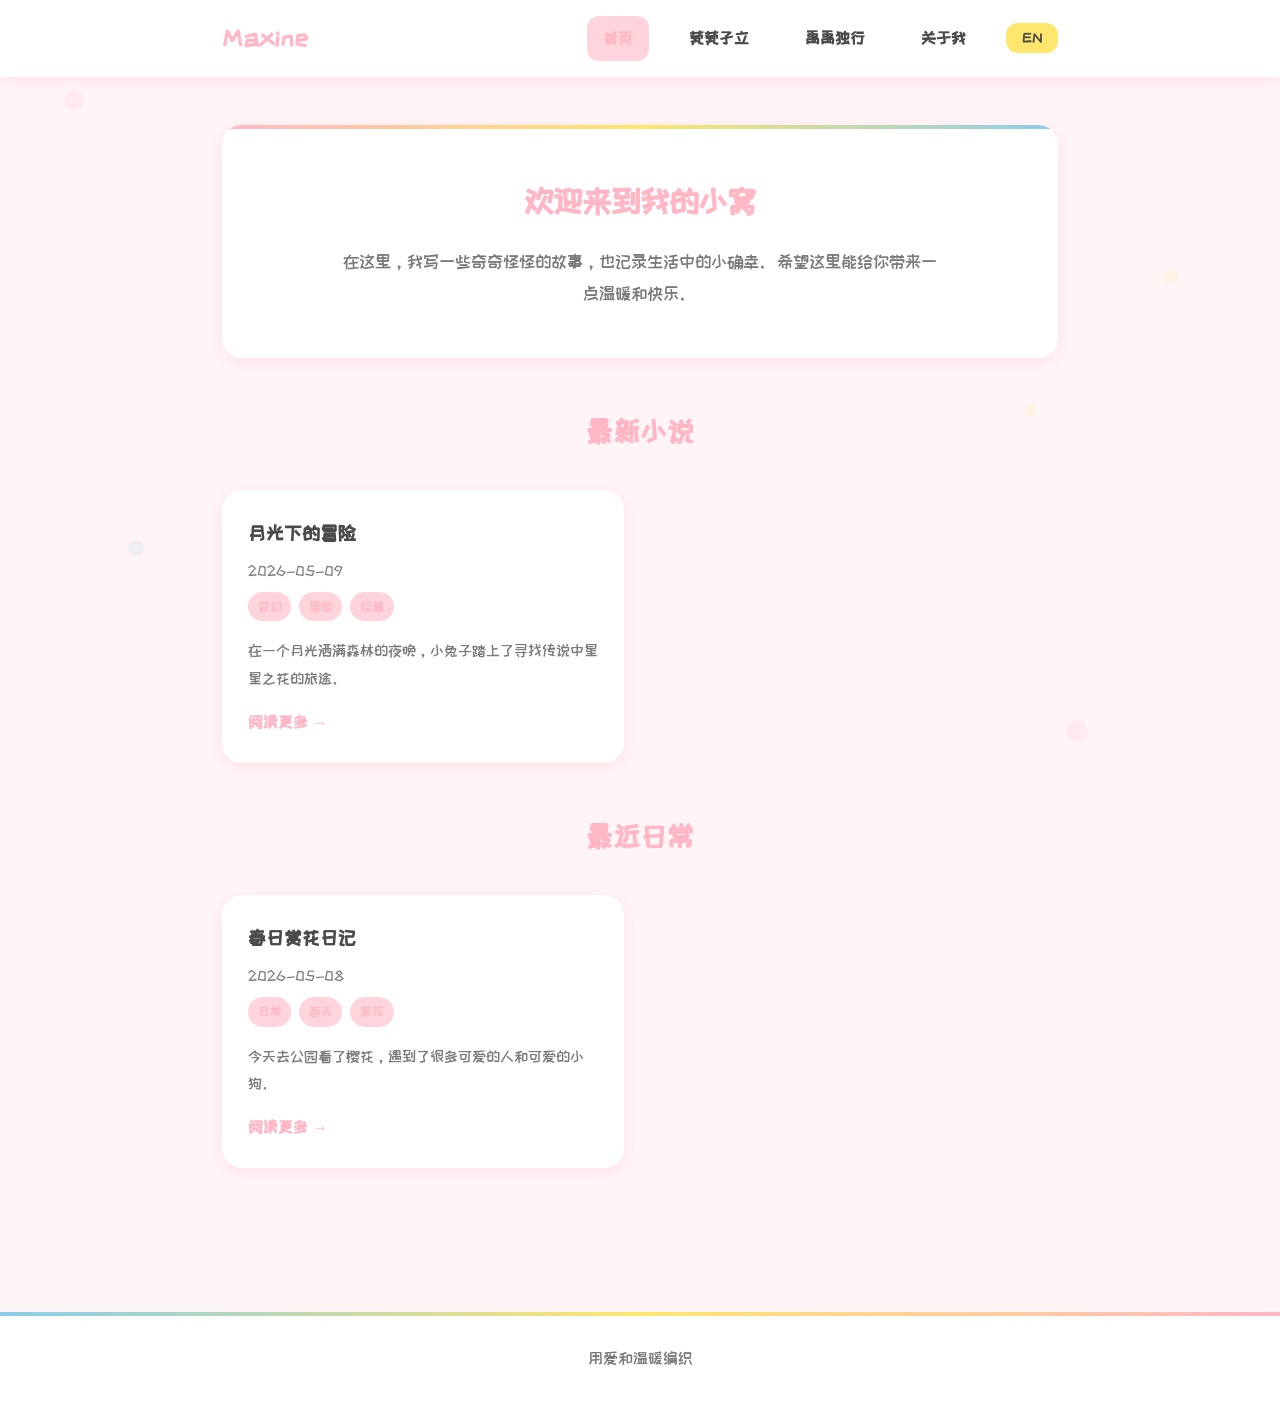
<file: index.html>
<!DOCTYPE html>
<html lang="zh">
<head>
  <meta charset="UTF-8">
  <meta name="viewport" content="width=device-width, initial-scale=1.0">
  <title>Maxine</title>
  <link rel="icon" href="data:image/svg+xml,<svg xmlns='http://www.w3.org/2000/svg' viewBox='0 0 100 100'><circle cx='50' cy='50' r='45' fill='%23FFB7C5'/><circle cx='38' cy='45' r='5' fill='white'/><circle cx='62' cy='45' r='5' fill='white'/></svg>">
  <link rel="stylesheet" href="css/style.css">
</head>
<body>
  <!-- Floating Decorations -->
  <div class="decorations">
    <span class="decoration deco-circle"></span>
    <span class="decoration deco-circle"></span>
    <span class="decoration deco-circle"></span>
    <span class="decoration deco-circle"></span>
    <span class="decoration deco-circle"></span>
  </div>

  <!-- Header -->
  <header>
    <div class="container">
      <a href="index.html" class="logo">
        <span data-i18n="site.name">Maxine</span>
      </a>
      <nav>
        <a href="index.html" class="active" data-i18n="nav.home">首页</a>
        <a href="novels.html" data-i18n="nav.novels">小说</a>
        <a href="life.html" data-i18n="nav.life">日常</a>
        <a href="about.html" data-i18n="nav.about">关于我</a>
        <button class="lang-toggle" onclick="toggleLang()" data-i18n="common.langToggle">EN</button>
      </nav>
    </div>
  </header>

  <!-- Main Content -->
  <main>
    <!-- Hero -->
    <section class="hero">
      <h1 data-i18n="home.welcome">欢迎来到我的小窝</h1>
      <p data-i18n="home.intro">在这里，我写一些奇奇怪怪的故事，也记录生活中的小确幸。希望这里能给你带来一点温暖和快乐。</p>
    </section>

    <!-- Latest Novels -->
    <section>
      <div class="section-title">
        <h2><span data-i18n="home.latestNovel">最新小说</span></h2>
      </div>
      <div id="latest-novels" class="card-grid">
        <!-- Loaded dynamically -->
      </div>
    </section>

    <!-- Latest Life -->
    <section>
      <div class="section-title">
        <h2><span data-i18n="home.latestLife">最近日常</span></h2>
      </div>
      <div id="latest-life" class="card-grid">
        <!-- Loaded dynamically -->
      </div>
    </section>
  </main>

  <!-- Footer -->
  <footer>
    <p data-i18n="footer.copyright">用爱和温暖编织</p>
  </footer>

  <!-- Back to Top -->
  <button class="back-to-top" onclick="window.scrollTo({top: 0})" title="回到顶部">↑</button>

  <script src="js/main.js"></script>
</body>
</html>
</file>
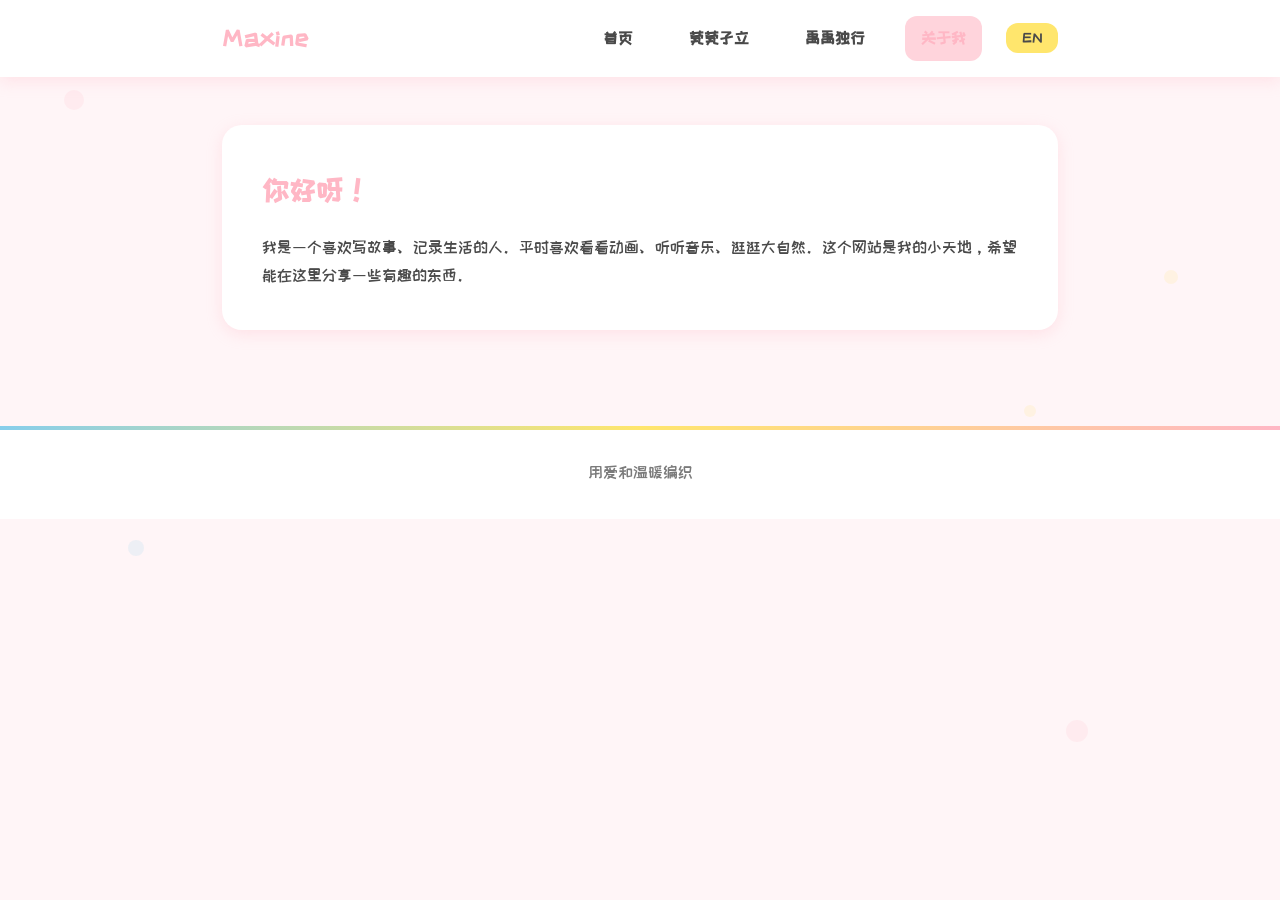
<file: about.html>
<!DOCTYPE html>
<html lang="zh">
<head>
  <meta charset="UTF-8">
  <meta name="viewport" content="width=device-width, initial-scale=1.0">
  <title data-i18n="about.title">关于我 | Maxine</title>
  <link rel="icon" href="data:image/svg+xml,<svg xmlns='http://www.w3.org/2000/svg' viewBox='0 0 100 100'><circle cx='50' cy='50' r='45' fill='%23FFB7C5'/><circle cx='38' cy='45' r='5' fill='white'/><circle cx='62' cy='45' r='5' fill='white'/></svg>">
  <link rel="stylesheet" href="css/style.css">
</head>
<body>
  <!-- Floating Decorations -->
  <div class="decorations">
    <span class="decoration deco-circle"></span>
    <span class="decoration deco-circle"></span>
    <span class="decoration deco-circle"></span>
    <span class="decoration deco-circle"></span>
    <span class="decoration deco-circle"></span>
  </div>

  <!-- Header -->
  <header>
    <div class="container">
      <a href="index.html" class="logo">
        <span data-i18n="site.name">Maxine</span>
      </a>
      <nav>
        <a href="index.html" data-i18n="nav.home">首页</a>
        <a href="novels.html" data-i18n="nav.novels">小说</a>
        <a href="life.html" data-i18n="nav.life">日常</a>
        <a href="about.html" class="active" data-i18n="nav.about">关于我</a>
        <button class="lang-toggle" onclick="toggleLang()" data-i18n="common.langToggle">EN</button>
      </nav>
    </div>
  </header>

  <!-- Main Content -->
  <main>
    <div class="about-content">
      <div class="about-text">
        <h1 data-i18n="about.greeting">你好呀！</h1>
        <p data-i18n="about.description">我是一个喜欢写故事、记录生活的人。平时喜欢看看动画、听听音乐、逛逛大自然。这个网站是我的小天地，希望能在这里分享一些有趣的东西。</p>
      </div>
    </div>
  </main>

  <!-- Footer -->
  <footer>
    <p data-i18n="footer.copyright">用爱和温暖编织</p>
  </footer>

  <!-- Back to Top -->
  <button class="back-to-top" onclick="window.scrollTo({top: 0})" title="回到顶部">↑</button>

  <script src="js/main.js"></script>
</body>
</html>
</file>
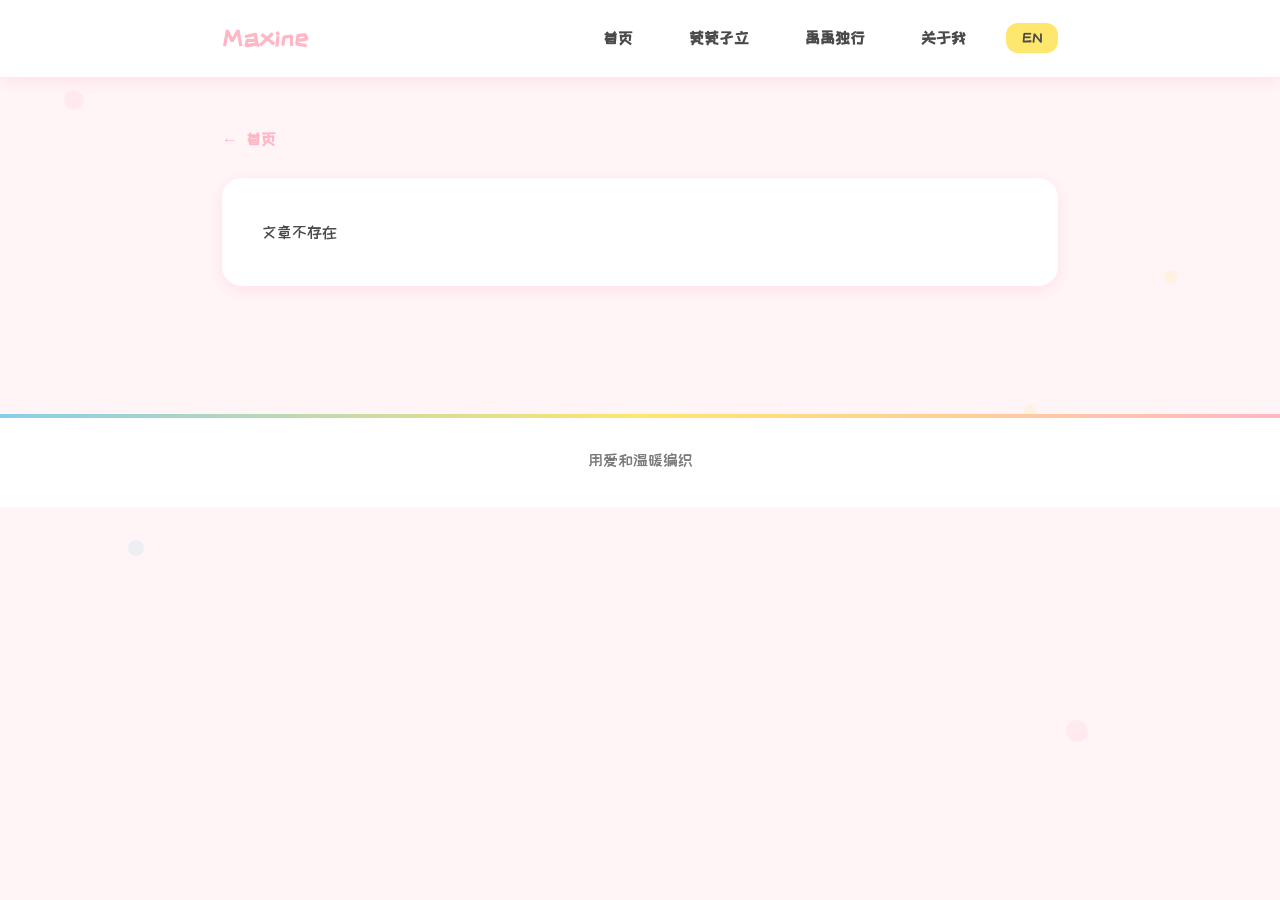
<file: article.html>
<!DOCTYPE html>
<html lang="zh">
<head>
  <meta charset="UTF-8">
  <meta name="viewport" content="width=device-width, initial-scale=1.0">
  <title>文章 | Maxine</title>
  <link rel="icon" href="data:image/svg+xml,<svg xmlns='http://www.w3.org/2000/svg' viewBox='0 0 100 100'><circle cx='50' cy='50' r='45' fill='%23FFB7C5'/><circle cx='38' cy='45' r='5' fill='white'/><circle cx='62' cy='45' r='5' fill='white'/></svg>">
  <link rel="stylesheet" href="css/style.css">
  <style>
    .back-nav { display: inline-flex; align-items: center; gap: 0.5rem; margin-bottom: 1.5rem; color: var(--pink); font-weight: 600; }
    .back-nav:hover { gap: 0.8rem; }
  </style>
</head>
<body>
  <div class="decorations">
    <span class="decoration deco-circle"></span>
    <span class="decoration deco-circle"></span>
    <span class="decoration deco-circle"></span>
    <span class="decoration deco-circle"></span>
    <span class="decoration deco-circle"></span>
  </div>

  <header>
    <div class="container">
      <a href="index.html" class="logo">
        <span data-i18n="site.name">Maxine</span>
      </a>
      <nav>
        <a href="index.html" data-i18n="nav.home">首页</a>
        <a href="novels.html" data-i18n="nav.novels">小说</a>
        <a href="life.html" data-i18n="nav.life">日常</a>
        <a href="about.html" data-i18n="nav.about">关于我</a>
        <button class="lang-toggle" onclick="toggleLang()" data-i18n="common.langToggle">EN</button>
      </nav>
    </div>
  </header>

  <main>
    <a href="javascript:history.back()" class="back-nav">← <span data-i18n="nav.home">返回</span></a>
    <article class="article" id="article-content">
      <div class="loading">加载中</div>
    </article>
  </main>

  <footer>
    <p data-i18n="footer.copyright">用爱和温暖编织</p>
  </footer>

  <button class="back-to-top" onclick="window.scrollTo({top: 0})" title="回到顶部">↑</button>

  <script src="js/marked.min.js"></script>
  <script>
    document.addEventListener('DOMContentLoaded', async () => {
      const params = new URLSearchParams(window.location.search);
      const file = params.get('file');
      const type = params.get('type') || 'novels';

      if (!file) {
        document.getElementById('article-content').innerHTML = '<p>文章不存在</p>';
        return;
      }

      try {
        const res = await fetch(`content/${type}/${file}`);
        const text = await res.text();
        const parsed = parseMarkdown(text);

        if (!parsed) {
          document.getElementById('article-content').innerHTML = '<p>无法解析文章内容</p>';
          return;
        }

        const title = parsed.title;
        const html = marked.parse(parsed.content || '');

        document.getElementById('article-content').innerHTML = `
          <h1>${title}</h1>
          <div class="meta">
            <span>${parsed.date}</span>
            ${parsed.tags.length ? `<span>${parsed.tags.map(t => `<span class="tag">${t}</span>`).join(' ')}</span>` : ''}
          </div>
          <div class="content">${html}</div>
        `;

        document.title = `${title} | Maxine`;
      } catch (e) {
        document.getElementById('article-content').innerHTML = '<p>文章加载失败</p>';
      }
    });

    function parseMarkdown(text) {
      const match = text.match(/^---\n([\s\S]*?)\n---\n([\s\S]*)$/);
      if (!match) return null;
      const frontmatter = {};
      match[1].split('\n').forEach(line => {
        const [key, ...rest] = line.split(':');
        if (key && rest.length) frontmatter[key.trim()] = rest.join(':').trim().replace(/^["']|["']$/g, '');
      });
      return {
        title: frontmatter.title || frontmatter['标题'] || 'Untitled',
        date: frontmatter.date || frontmatter['日期'] || '',
        tags: (frontmatter.tags || frontmatter['标签'] || '').split(',').map(t => t.trim()).filter(Boolean),
        content: match[2]
      };
    }
  </script>
  <script src="js/main.js"></script>
</body>
</html>
</file>
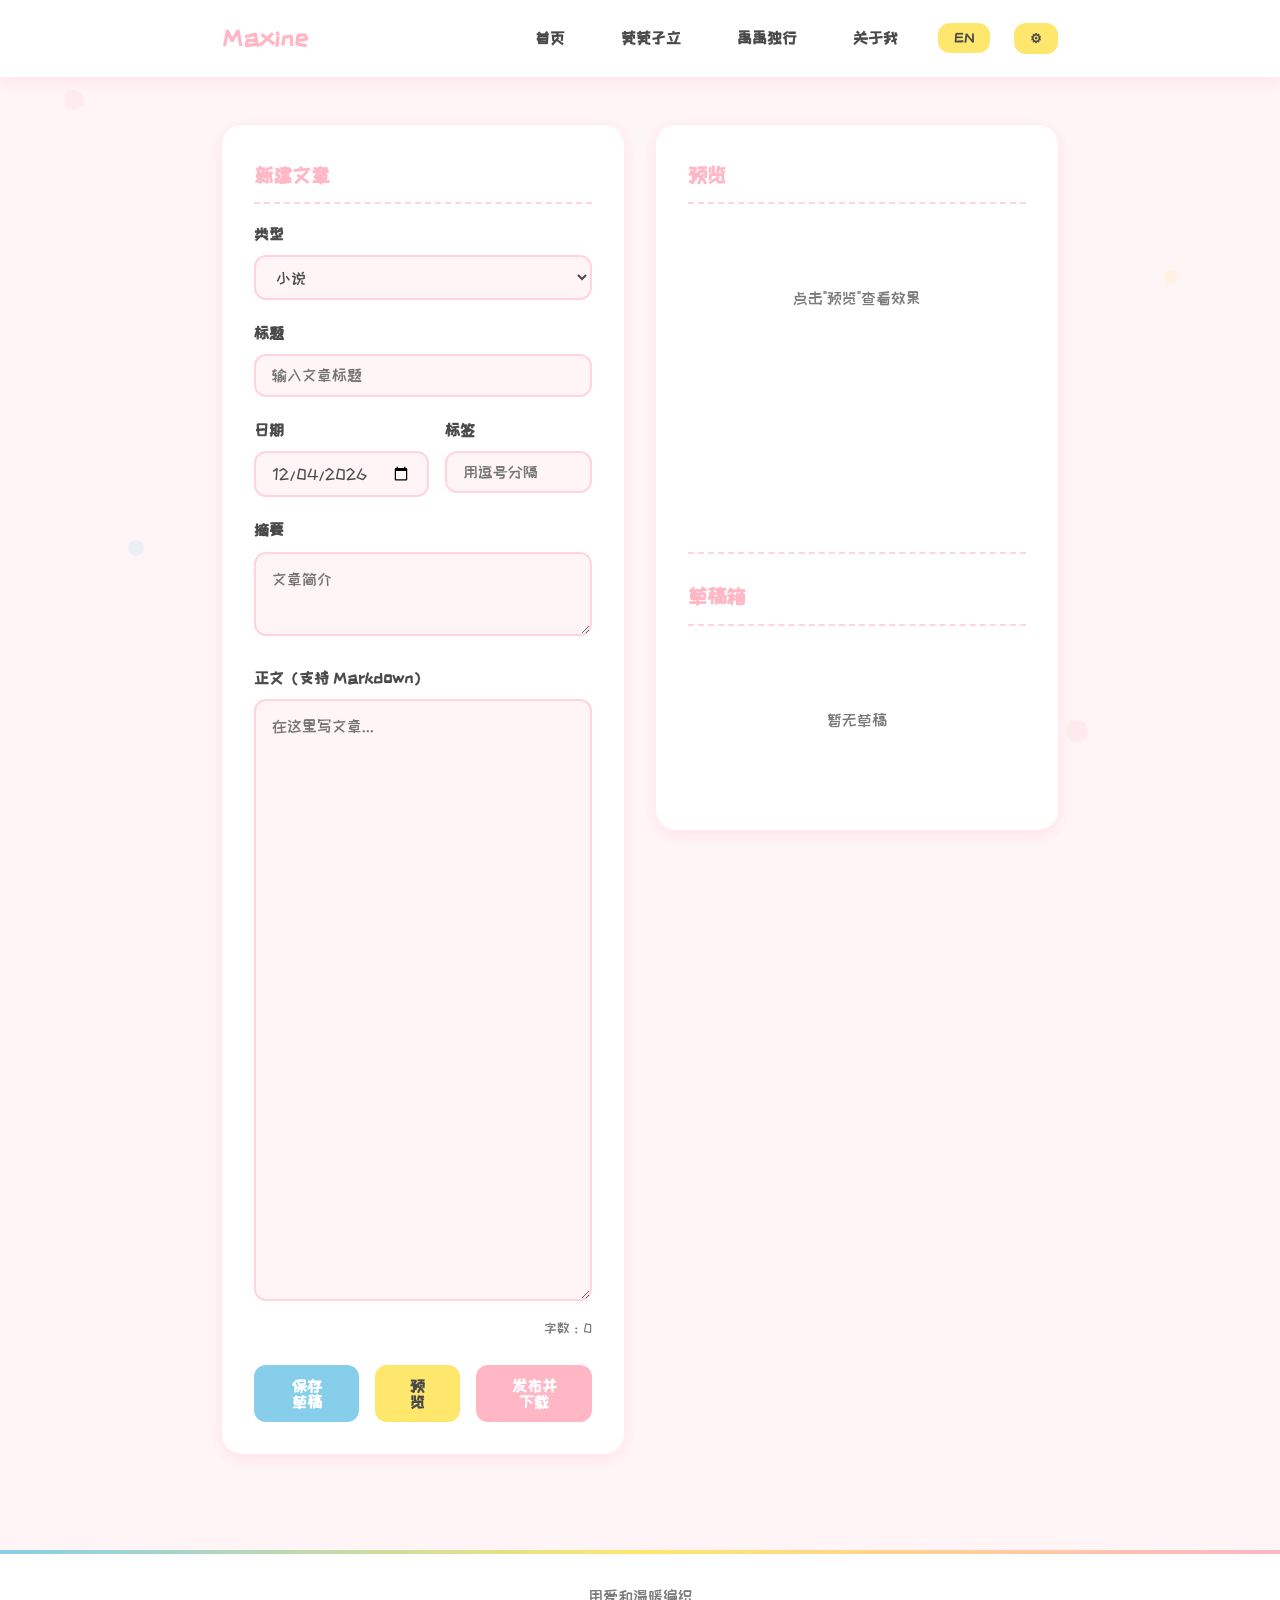
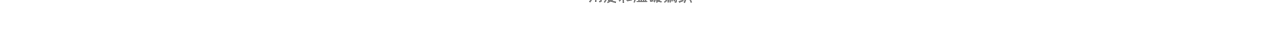
<file: editor.html>
<!DOCTYPE html>
<html lang="zh">
<head>
  <meta charset="UTF-8">
  <meta name="viewport" content="width=device-width, initial-scale=1.0">
  <title>新建文章 | Maxine</title>
  <link rel="icon" href="data:image/svg+xml,<svg xmlns='http://www.w3.org/2000/svg' viewBox='0 0 100 100'><circle cx='50' cy='50' r='45' fill='%23FFB7C5'/></svg>">
  <link rel="stylesheet" href="css/style.css">
  <link rel="stylesheet" href="css/editor.css">
</head>
<body>
  <div class="decorations">
    <span class="decoration deco-circle"></span>
    <span class="decoration deco-circle"></span>
    <span class="decoration deco-circle"></span>
    <span class="decoration deco-circle"></span>
    <span class="decoration deco-circle"></span>
  </div>

  <header>
    <div class="container">
      <a href="index.html" class="logo">
        <span data-i18n="site.name">Maxine</span>
      </a>
      <nav>
        <a href="index.html" data-i18n="nav.home">首页</a>
        <a href="novels.html" data-i18n="nav.novels">小说</a>
        <a href="life.html" data-i18n="nav.life">日常</a>
        <a href="about.html" data-i18n="nav.about">关于我</a>
        <button class="lang-toggle" onclick="toggleLang()" data-i18n="common.langToggle">EN</button>
        <button class="lang-toggle" onclick="openSettings()" title="设置">⚙</button>
      </nav>
    </div>
  </header>

  <!-- Settings Modal -->
  <div id="settings-modal" class="modal" style="display:none;">
    <div class="modal-content">
      <h3>设置</h3>
      <p style="font-size:0.9rem;color:var(--text-light);margin-bottom:1rem;">
        配置 GitHub Token 后，发布按钮会直接将文章推送到仓库，Vercel 自动部署上线。<br>
        创建 Token：<a href="https://github.com/settings/tokens/new" target="_blank">GitHub → Generate new token (Fine-grained)</a>，勾选此仓库的读写权限。
      </p>
      <div class="form-group">
        <label for="gh-token-input">GitHub Token</label>
        <input type="password" id="gh-token-input" placeholder="ghp_xxxx 或 github_pat_xxxx">
      </div>
      <div class="editor-actions">
        <button class="btn btn-preview" onclick="saveToken()">保存</button>
        <button class="btn btn-publish" onclick="closeSettings()">关闭</button>
      </div>
    </div>
  </div>

  <main>
    <div class="editor-layout">
      <!-- Left: Editor -->
      <div class="editor-panel">
        <h2 class="panel-title">新建文章</h2>

        <div class="form-group">
          <label for="post-type">类型</label>
          <select id="post-type">
            <option value="novels">小说</option>
            <option value="life">日常</option>
          </select>
        </div>

        <div class="form-group">
          <label for="post-title">标题</label>
          <input type="text" id="post-title" placeholder="输入文章标题">
        </div>

        <div class="form-row">
          <div class="form-group">
            <label for="post-date">日期</label>
            <input type="date" id="post-date">
          </div>
          <div class="form-group">
            <label for="post-tags">标签</label>
            <input type="text" id="post-tags" placeholder="用逗号分隔">
          </div>
        </div>

        <div class="form-group">
          <label for="post-excerpt">摘要</label>
          <textarea id="post-excerpt" rows="2" placeholder="文章简介"></textarea>
        </div>

        <div class="form-group">
          <label for="post-content">正文（支持 Markdown）</label>
          <textarea id="post-content" rows="20" placeholder="在这里写文章..."></textarea>
          <div id="word-count" class="word-count">字数：0</div>
        </div>

        <div class="editor-actions">
          <button class="btn btn-draft" onclick="saveDraft()">保存草稿</button>
          <button class="btn btn-preview" onclick="previewPost()">预览</button>
          <button class="btn btn-publish" onclick="publishPost()">发布并下载</button>
        </div>
      </div>

      <!-- Right: Preview -->
      <div class="preview-panel">
        <h2 class="panel-title">预览</h2>
        <div id="preview-content" class="preview-content">
          <p class="preview-placeholder">点击"预览"查看效果</p>
        </div>
        <!-- Drafts -->
        <div class="drafts-section">
          <h2 class="panel-title">草稿箱</h2>
          <div id="drafts-list" class="drafts-list">
            <p class="preview-placeholder">暂无草稿</p>
          </div>
        </div>
      </div>
    </div>
  </main>

  <footer>
    <p data-i18n="footer.copyright">用爱和温暖编织</p>
  </footer>

  <button class="back-to-top" onclick="window.scrollTo({top: 0})" title="回到顶部">↑</button>

  <script src="js/marked.min.js"></script>
  <script src="js/main.js"></script>
  <script src="js/editor.js"></script>
</body>
</html>
</file>
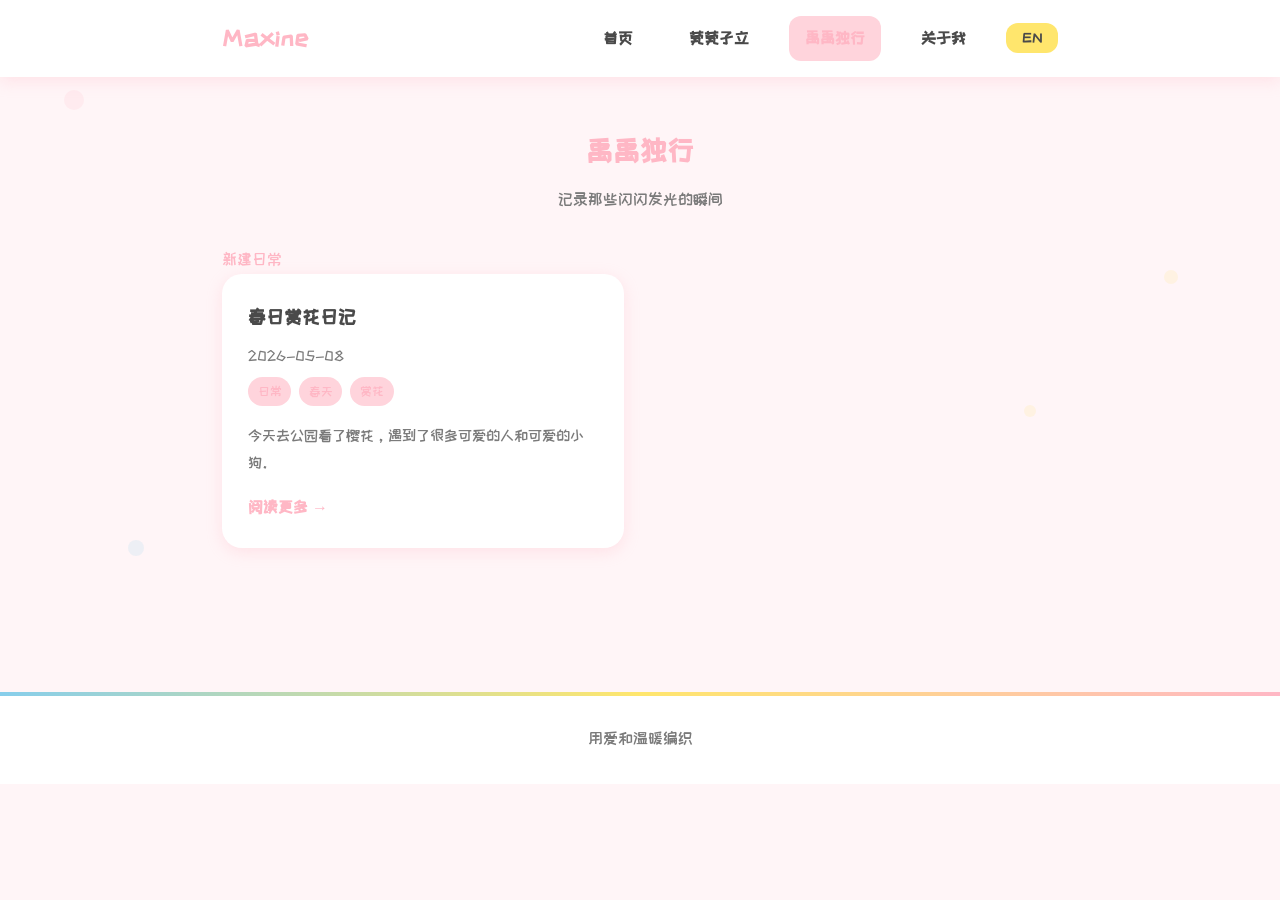
<file: life.html>
<!DOCTYPE html>
<html lang="zh">
<head>
  <meta charset="UTF-8">
  <meta name="viewport" content="width=device-width, initial-scale=1.0">
  <title data-i18n="life.title">禹禹独行 | Maxine</title>
  <link rel="icon" href="data:image/svg+xml,<svg xmlns='http://www.w3.org/2000/svg' viewBox='0 0 100 100'><circle cx='50' cy='50' r='45' fill='%23FFB7C5'/><circle cx='38' cy='45' r='5' fill='white'/><circle cx='62' cy='45' r='5' fill='white'/></svg>">
  <link rel="stylesheet" href="css/style.css">
</head>
<body>
  <!-- Floating Decorations -->
  <div class="decorations">
    <span class="decoration deco-circle"></span>
    <span class="decoration deco-circle"></span>
    <span class="decoration deco-circle"></span>
    <span class="decoration deco-circle"></span>
    <span class="decoration deco-circle"></span>
  </div>

  <!-- Header -->
  <header>
    <div class="container">
      <a href="index.html" class="logo">
        <span data-i18n="site.name">Maxine</span>
      </a>
      <nav>
        <a href="index.html" data-i18n="nav.home">首页</a>
        <a href="novels.html" data-i18n="nav.novels">小说</a>
        <a href="life.html" class="active" data-i18n="nav.life">日常</a>
        <a href="about.html" data-i18n="nav.about">关于我</a>
        <button class="lang-toggle" onclick="toggleLang()" data-i18n="common.langToggle">EN</button>
      </nav>
    </div>
  </header>

  <!-- Main Content -->
  <main>
    <div class="section-title">
      <h2><span data-i18n="life.title">生活日常</span></h2>
      <p data-i18n="life.subtitle">记录那些闪闪发光的瞬间</p>
    </div>

    <!-- New Post Button -->
    <div class="page-actions">
      <a href="editor.html?type=life" class="btn-new-post">新建日常</a>
    </div>

    <!-- Life Cards -->
    <div id="life-list" class="card-grid">
      <!-- Loaded dynamically -->
    </div>

    <!-- Empty State -->
    <div id="life-empty" class="empty-state" style="display: none;">
      <svg class="empty-icon" viewBox="0 0 80 80" width="80" height="80">
        <circle cx="40" cy="35" r="20" fill="none" stroke="#FFB7C5" stroke-width="2"/>
        <circle cx="35" cy="32" r="2" fill="#FFB7C5"/>
        <circle cx="45" cy="32" r="2" fill="#FFB7C5"/>
        <path d="M35 40 Q40 44 45 40" stroke="#FFB7C5" stroke-width="1.5" fill="none" stroke-linecap="round"/>
        <line x1="40" y1="55" x2="40" y2="65" stroke="#FFB7C5" stroke-width="2"/>
        <line x1="32" y1="60" x2="48" y2="60" stroke="#FFB7C5" stroke-width="2"/>
      </svg>
      <p data-i18n="life.noContent">还没有日常记录呢，敬请期待！</p>
    </div>
  </main>

  <!-- Footer -->
  <footer>
    <p data-i18n="footer.copyright">用爱和温暖编织</p>
  </footer>

  <!-- Back to Top -->
  <button class="back-to-top" onclick="window.scrollTo({top: 0})" title="回到顶部">↑</button>

  <script src="js/marked.min.js"></script>
  <script src="js/main.js"></script>
</body>
</html>
</file>
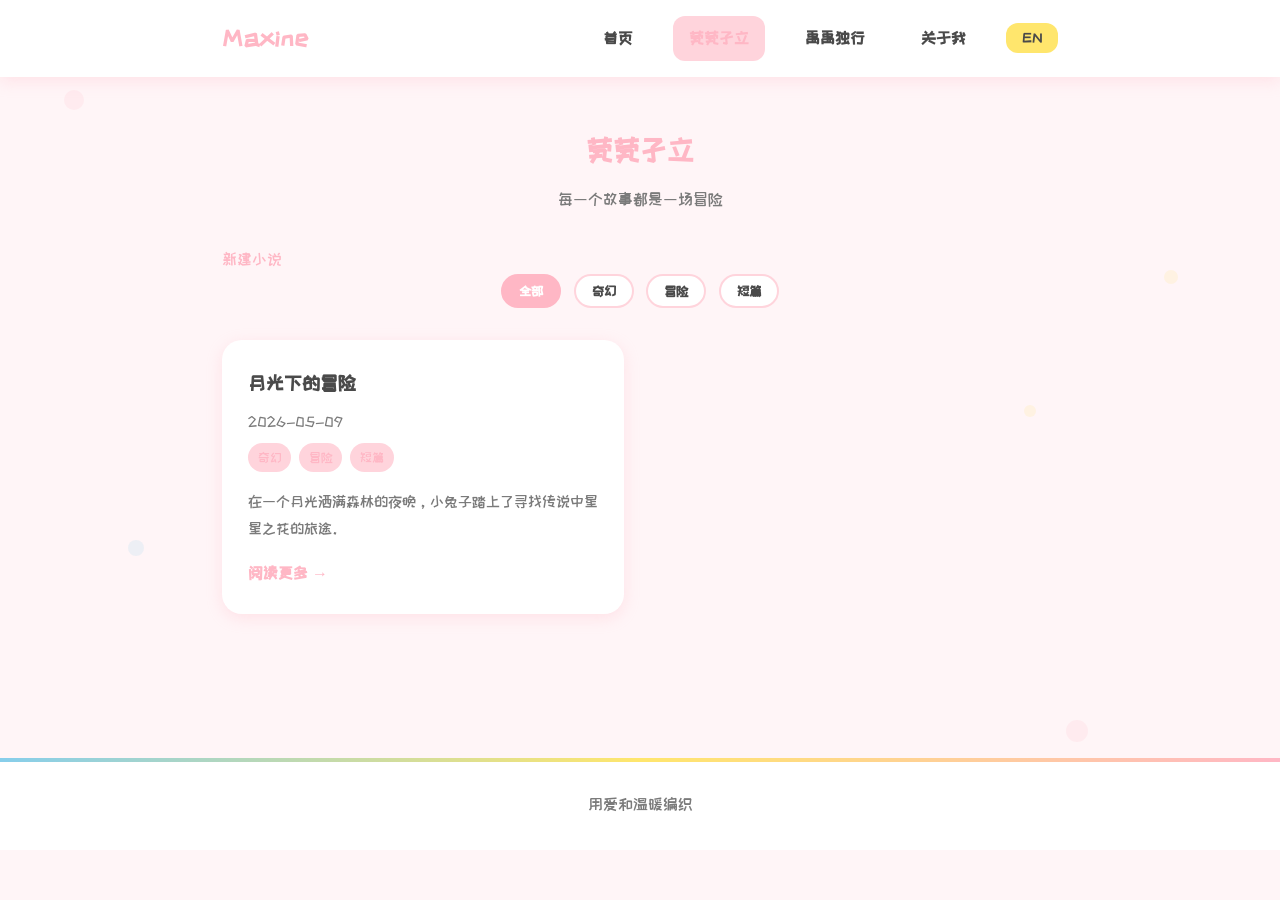
<file: novels.html>
<!DOCTYPE html>
<html lang="zh">
<head>
  <meta charset="UTF-8">
  <meta name="viewport" content="width=device-width, initial-scale=1.0">
  <title data-i18n="novels.title">茕茕孑立 | Maxine</title>
  <link rel="icon" href="data:image/svg+xml,<svg xmlns='http://www.w3.org/2000/svg' viewBox='0 0 100 100'><circle cx='50' cy='50' r='45' fill='%23FFB7C5'/><circle cx='38' cy='45' r='5' fill='white'/><circle cx='62' cy='45' r='5' fill='white'/></svg>">
  <link rel="stylesheet" href="css/style.css">
</head>
<body>
  <!-- Floating Decorations -->
  <div class="decorations">
    <span class="decoration deco-circle"></span>
    <span class="decoration deco-circle"></span>
    <span class="decoration deco-circle"></span>
    <span class="decoration deco-circle"></span>
    <span class="decoration deco-circle"></span>
  </div>

  <!-- Header -->
  <header>
    <div class="container">
      <a href="index.html" class="logo">
        <span data-i18n="site.name">Maxine</span>
      </a>
      <nav>
        <a href="index.html" data-i18n="nav.home">首页</a>
        <a href="novels.html" class="active" data-i18n="nav.novels">小说</a>
        <a href="life.html" data-i18n="nav.life">日常</a>
        <a href="about.html" data-i18n="nav.about">关于我</a>
        <button class="lang-toggle" onclick="toggleLang()" data-i18n="common.langToggle">EN</button>
      </nav>
    </div>
  </header>

  <!-- Main Content -->
  <main>
    <div class="section-title">
      <h2><span data-i18n="novels.title">小说集</span></h2>
      <p data-i18n="novels.subtitle">每一个故事都是一场冒险</p>
    </div>

    <!-- New Post Button -->
    <div class="page-actions">
      <a href="editor.html" class="btn-new-post">新建小说</a>
    </div>

    <!-- Tag Filter -->
    <div id="tag-filter" class="tag-filter">
      <!-- Loaded dynamically -->
    </div>

    <!-- Novel Cards -->
    <div id="novel-list" class="card-grid">
      <!-- Loaded dynamically -->
    </div>

    <!-- Empty State -->
    <div id="novel-empty" class="empty-state" style="display: none;">
      <svg class="empty-icon" viewBox="0 0 80 80" width="80" height="80">
        <rect x="15" y="10" width="50" height="60" rx="5" fill="none" stroke="#FFB7C5" stroke-width="2"/>
        <line x1="25" y1="25" x2="55" y2="25" stroke="#FFB7C5" stroke-width="2"/>
        <line x1="25" y1="35" x2="55" y2="35" stroke="#FFB7C5" stroke-width="2"/>
        <line x1="25" y1="45" x2="45" y2="45" stroke="#FFB7C5" stroke-width="2"/>
      </svg>
      <p data-i18n="novels.noContent">还没有小说呢，敬请期待！</p>
    </div>
  </main>

  <!-- Footer -->
  <footer>
    <p data-i18n="footer.copyright">用爱和温暖编织</p>
  </footer>

  <!-- Back to Top -->
  <button class="back-to-top" onclick="window.scrollTo({top: 0})" title="回到顶部">↑</button>

  <script src="js/marked.min.js"></script>
  <script src="js/main.js"></script>
</body>
</html>
</file>
<file: css/style.css>
/* ============================================
   Chiikawa Blog - Main Stylesheet
   ============================================ */

/* --- Google Fonts --- */
@import url('https://fonts.googleapis.com/css2?family=Nunito:wght@400;600;700&family=ZCOOL+KuaiLe&display=swap');

/* --- CSS Variables --- */
:root {
  --pink: #FFB7C5;
  --pink-light: #FFD4DC;
  --pink-bg: #FFF5F7;
  --blue: #87CEEB;
  --yellow: #FFE66D;
  --text: #4A4A4A;
  --text-light: #7A7A7A;
  --white: #FFFFFF;
  --shadow: 0 4px 15px rgba(255, 183, 197, 0.3);
  --shadow-hover: 0 8px 25px rgba(255, 183, 197, 0.5);
  --radius: 20px;
  --radius-sm: 12px;
  --transition: all 0.3s ease;
}

/* --- Reset & Base --- */
* {
  margin: 0;
  padding: 0;
  box-sizing: border-box;
}

html {
  scroll-behavior: smooth;
}

body {
  font-family: 'ZCOOL KuaiLe', 'Nunito', sans-serif;
  background-color: var(--pink-bg);
  color: var(--text);
  line-height: 1.8;
  min-height: 100vh;
  overflow-x: hidden;
}

a {
  color: var(--pink);
  text-decoration: none;
  transition: var(--transition);
}

a:hover {
  color: #FF8FA3;
}

img {
  max-width: 100%;
  border-radius: var(--radius-sm);
}

/* --- Decorative Floating Elements --- */
.decorations {
  position: fixed;
  top: 0;
  left: 0;
  width: 100%;
  height: 100%;
  pointer-events: none;
  z-index: 0;
  overflow: hidden;
}

.decoration {
  position: absolute;
  opacity: 0.15;
  animation: float 6s ease-in-out infinite;
}

.decoration:nth-child(1) { top: 10%; left: 5%; animation-delay: 0s; }
.decoration:nth-child(2) { top: 30%; right: 8%; animation-delay: 1s; }
.decoration:nth-child(3) { top: 60%; left: 10%; animation-delay: 2s; }
.decoration:nth-child(4) { top: 80%; right: 15%; animation-delay: 3s; }
.decoration:nth-child(5) { top: 45%; left: 80%; animation-delay: 0.5s; }

.deco-circle {
  width: 20px;
  height: 20px;
  background: var(--pink);
  border-radius: 50%;
  display: block;
}

.deco-circle:nth-child(2) { background: var(--yellow); width: 14px; height: 14px; }
.deco-circle:nth-child(3) { background: var(--blue); width: 16px; height: 16px; }
.deco-circle:nth-child(4) { background: var(--pink); width: 22px; height: 22px; }
.deco-circle:nth-child(5) { background: var(--yellow); width: 12px; height: 12px; }

@keyframes float {
  0%, 100% { transform: translateY(0) rotate(0deg); }
  50% { transform: translateY(-20px) rotate(10deg); }
}

/* --- Header & Navigation --- */
header {
  background: var(--white);
  box-shadow: var(--shadow);
  padding: 1rem 0;
  position: sticky;
  top: 0;
  z-index: 100;
}

header .container {
  display: flex;
  justify-content: space-between;
  align-items: center;
  max-width: 900px;
  margin: 0 auto;
  padding: 0 2rem;
}

.logo {
  font-size: 1.5rem;
  font-weight: 700;
  color: var(--pink);
  display: flex;
  align-items: center;
  gap: 0.5rem;
}

nav {
  display: flex;
  align-items: center;
  gap: 1.5rem;
}

nav a {
  color: var(--text);
  font-weight: 600;
  padding: 0.5rem 1rem;
  border-radius: var(--radius-sm);
  transition: var(--transition);
}

nav a:hover,
nav a.active {
  background: var(--pink-light);
  color: var(--pink);
}

.lang-toggle {
  background: var(--yellow);
  border: none;
  padding: 0.5rem 1rem;
  border-radius: var(--radius-sm);
  cursor: pointer;
  font-family: inherit;
  font-weight: 600;
  color: var(--text);
  transition: var(--transition);
}

.lang-toggle:hover {
  background: #FFD93D;
  transform: scale(1.05);
}

/* --- Main Content --- */
main {
  max-width: 900px;
  margin: 0 auto;
  padding: 3rem 2rem;
  position: relative;
  z-index: 1;
}

/* --- Hero Section --- */
.hero {
  text-align: center;
  padding: 3rem 2rem;
  background: var(--white);
  border-radius: var(--radius);
  box-shadow: var(--shadow);
  margin-bottom: 3rem;
  position: relative;
  overflow: hidden;
}

.hero::before {
  content: '';
  position: absolute;
  top: 0;
  left: 0;
  right: 0;
  height: 4px;
  background: linear-gradient(90deg, var(--pink), var(--yellow), var(--blue));
}

.hero h1 {
  font-size: 2rem;
  color: var(--pink);
  margin-bottom: 1rem;
}

.hero p {
  font-size: 1.1rem;
  color: var(--text-light);
  max-width: 600px;
  margin: 0 auto;
}


/* --- Section Title --- */
.section-title {
  text-align: center;
  margin-bottom: 2rem;
}

.section-title h2 {
  font-size: 1.8rem;
  color: var(--pink);
  margin-bottom: 0.5rem;
}

.section-title p {
  color: var(--text-light);
}

/* --- Card Grid --- */
.card-grid {
  display: grid;
  grid-template-columns: repeat(auto-fill, minmax(280px, 1fr));
  gap: 2rem;
  margin-bottom: 3rem;
}

.card {
  background: var(--white);
  border-radius: var(--radius);
  box-shadow: var(--shadow);
  padding: 1.5rem;
  transition: var(--transition);
  border: 2px solid transparent;
  position: relative;
  overflow: hidden;
}

.card:hover {
  transform: translateY(-5px);
  box-shadow: var(--shadow-hover);
  border-color: var(--pink-light);
}

.card::after {
  content: '';
  position: absolute;
  bottom: 0;
  left: 0;
  right: 0;
  height: 3px;
  background: linear-gradient(90deg, var(--pink), var(--yellow));
  transform: scaleX(0);
  transition: transform 0.3s ease;
}

.card:hover::after {
  transform: scaleX(1);
}

.card h3 {
  font-size: 1.2rem;
  margin-bottom: 0.5rem;
  color: var(--text);
}

.card .date {
  font-size: 0.9rem;
  color: var(--text-light);
  margin-bottom: 0.5rem;
}

.card .excerpt {
  color: var(--text-light);
  font-size: 0.95rem;
  margin-bottom: 1rem;
  display: -webkit-box;
  -webkit-line-clamp: 3;
  -webkit-box-orient: vertical;
  overflow: hidden;
}

.card .tags {
  display: flex;
  gap: 0.5rem;
  flex-wrap: wrap;
  margin-bottom: 1rem;
}

.card .tag {
  background: var(--pink-light);
  color: var(--pink);
  padding: 0.2rem 0.6rem;
  border-radius: 20px;
  font-size: 0.8rem;
}

.card .read-more {
  display: inline-flex;
  align-items: center;
  gap: 0.3rem;
  font-weight: 600;
  color: var(--pink);
}

.card .read-more:hover {
  gap: 0.6rem;
}

/* --- Article Content --- */
.article {
  background: var(--white);
  border-radius: var(--radius);
  box-shadow: var(--shadow);
  padding: 2.5rem;
  margin-bottom: 2rem;
}

.article h1 {
  font-size: 2rem;
  color: var(--pink);
  margin-bottom: 1rem;
}

.article .meta {
  display: flex;
  gap: 1.5rem;
  color: var(--text-light);
  font-size: 0.9rem;
  margin-bottom: 2rem;
  padding-bottom: 1rem;
  border-bottom: 2px dashed var(--pink-light);
}

.article .content {
  line-height: 2;
}

.article .content h2 {
  color: var(--pink);
  margin: 2rem 0 1rem;
}

.article .content p {
  margin-bottom: 1rem;
}

.article .content blockquote {
  border-left: 4px solid var(--pink);
  padding-left: 1rem;
  margin: 1rem 0;
  color: var(--text-light);
  font-style: italic;
}

.article .content code {
  background: var(--pink-bg);
  padding: 0.2rem 0.4rem;
  border-radius: 4px;
  font-size: 0.9em;
}

.article .content pre {
  background: #2D2D2D;
  color: #F8F8F2;
  padding: 1rem;
  border-radius: var(--radius-sm);
  overflow-x: auto;
}

.article .content img {
  border-radius: var(--radius-sm);
  margin: 1rem 0;
}

/* --- About Page --- */
.about-content {
  display: flex;
  gap: 3rem;
  align-items: center;
  background: var(--white);
  border-radius: var(--radius);
  box-shadow: var(--shadow);
  padding: 2.5rem;
}

.about-avatar {
  width: 150px;
  height: 150px;
  border-radius: 50%;
  border: 4px solid var(--pink);
  flex-shrink: 0;
}

.about-text h1 {
  font-size: 1.8rem;
  color: var(--pink);
  margin-bottom: 1rem;
}

/* --- Footer --- */
footer {
  background: var(--white);
  padding: 2rem;
  text-align: center;
  margin-top: 3rem;
  position: relative;
}

footer::before {
  content: '';
  position: absolute;
  top: 0;
  left: 0;
  right: 0;
  height: 4px;
  background: linear-gradient(90deg, var(--blue), var(--yellow), var(--pink));
}

footer p {
  color: var(--text-light);
}

/* --- Back to Top --- */
.back-to-top {
  position: fixed;
  bottom: 2rem;
  right: 2rem;
  width: 50px;
  height: 50px;
  background: var(--pink);
  color: var(--white);
  border: none;
  border-radius: 50%;
  font-size: 1.5rem;
  cursor: pointer;
  box-shadow: var(--shadow);
  transition: var(--transition);
  opacity: 0;
  pointer-events: none;
  z-index: 50;
  display: flex;
  align-items: center;
  justify-content: center;
}

.back-to-top.visible {
  opacity: 1;
  pointer-events: auto;
}

.back-to-top:hover {
  transform: scale(1.1);
  background: #FF8FA3;
}

/* --- Tag Filter --- */
.tag-filter {
  display: flex;
  gap: 0.8rem;
  flex-wrap: wrap;
  justify-content: center;
  margin-bottom: 2rem;
}

.tag-filter button {
  background: var(--white);
  border: 2px solid var(--pink-light);
  color: var(--text);
  padding: 0.5rem 1rem;
  border-radius: 20px;
  cursor: pointer;
  font-family: inherit;
  font-weight: 600;
  transition: var(--transition);
}

.tag-filter button:hover,
.tag-filter button.active {
  background: var(--pink);
  color: var(--white);
  border-color: var(--pink);
}

/* --- Empty State --- */
.empty-state {
  text-align: center;
  padding: 4rem 2rem;
  color: var(--text-light);
}

.empty-state .icon {
  font-size: 4rem;
  margin-bottom: 1rem;
}

/* --- Loading --- */
.loading {
  text-align: center;
  padding: 2rem;
  color: var(--text-light);
}

.loading::after {
  content: '';
  display: inline-block;
  width: 20px;
  height: 20px;
  border: 3px solid var(--pink-light);
  border-top-color: var(--pink);
  border-radius: 50%;
  animation: spin 0.8s linear infinite;
  margin-left: 0.5rem;
}

@keyframes spin {
  to { transform: rotate(360deg); }
}

/* --- Mobile Responsive --- */
@media (max-width: 768px) {
  header .container {
    flex-direction: column;
    gap: 1rem;
  }

  nav {
    flex-wrap: wrap;
    justify-content: center;
    gap: 0.5rem;
  }

  .hero h1 {
    font-size: 1.5rem;
  }

  .card-grid {
    grid-template-columns: 1fr;
  }

  .about-content {
    flex-direction: column;
    text-align: center;
  }

  main {
    padding: 2rem 1rem;
  }

  .article {
    padding: 1.5rem;
  }
}

/* --- Print Styles --- */
@media print {
  header, footer, .back-to-top, .decorations {
    display: none;
  }

  body {
    background: white;
  }

  .article {
    box-shadow: none;
    padding: 0;
  }
}
</file>
<file: css/editor.css>
/* Editor & Preview Styles */

.editor-layout {
  display: grid;
  grid-template-columns: 1fr 1fr;
  gap: 2rem;
  align-items: start;
}

.panel-title {
  font-size: 1.3rem;
  color: var(--pink);
  margin-bottom: 1rem;
  padding-bottom: 0.5rem;
  border-bottom: 2px dashed var(--pink-light);
}

.editor-panel,
.preview-panel {
  background: var(--white);
  border-radius: var(--radius);
  box-shadow: var(--shadow);
  padding: 2rem;
}

.form-group {
  margin-bottom: 1.2rem;
}

.form-group label {
  display: block;
  font-weight: 600;
  margin-bottom: 0.4rem;
  color: var(--text);
}

.form-group input,
.form-group select,
.form-group textarea {
  width: 100%;
  padding: 0.7rem 1rem;
  border: 2px solid var(--pink-light);
  border-radius: var(--radius-sm);
  font-family: inherit;
  font-size: 1rem;
  color: var(--text);
  background: var(--pink-bg);
  transition: var(--transition);
}

.form-group input:focus,
.form-group select:focus,
.form-group textarea:focus {
  outline: none;
  border-color: var(--pink);
  box-shadow: 0 0 0 3px rgba(255, 183, 197, 0.2);
}

.word-count {
  text-align: right;
  font-size: 0.85rem;
  color: var(--text-light);
  margin-top: 0.4rem;
}

.form-group textarea {
  resize: vertical;
  line-height: 1.8;
}

.form-row {
  display: grid;
  grid-template-columns: 1fr 2fr;
  gap: 1rem;
}

.editor-actions {
  display: flex;
  gap: 1rem;
  margin-top: 1.5rem;
}

.btn {
  padding: 0.8rem 2rem;
  border: none;
  border-radius: var(--radius-sm);
  font-family: inherit;
  font-size: 1rem;
  font-weight: 600;
  cursor: pointer;
  transition: var(--transition);
}

.btn-draft {
  background: var(--blue);
  color: var(--white);
}

.btn-draft:hover {
  background: #6BBCE0;
  transform: scale(1.05);
}

.btn-preview {
  background: var(--yellow);
  color: var(--text);
}

.btn-preview:hover {
  background: #FFD93D;
  transform: scale(1.05);
}

.btn-publish {
  background: var(--pink);
  color: var(--white);
}

.btn-publish:hover {
  background: #FF8FA3;
  transform: scale(1.05);
}

/* Preview Styles */
.preview-content {
  min-height: 300px;
}

.preview-placeholder {
  text-align: center;
  color: var(--text-light);
  padding: 4rem 1rem;
}

.preview-content h1 {
  font-size: 1.8rem;
  color: var(--pink);
  margin-bottom: 0.8rem;
}

.preview-content .meta {
  display: flex;
  gap: 1.5rem;
  color: var(--text-light);
  font-size: 0.9rem;
  margin-bottom: 1.5rem;
  padding-bottom: 0.8rem;
  border-bottom: 2px dashed var(--pink-light);
}

.preview-content .body {
  line-height: 1.9;
}

.preview-content .body h2 {
  color: var(--pink);
  margin: 1.5rem 0 0.8rem;
}

.preview-content .body blockquote {
  border-left: 4px solid var(--pink);
  padding-left: 1rem;
  margin: 0.8rem 0;
  color: var(--text-light);
  font-style: italic;
}

.preview-content .body code {
  background: var(--pink-bg);
  padding: 0.2rem 0.4rem;
  border-radius: 4px;
  font-size: 0.9em;
}

.preview-content .body pre {
  background: #2D2D2D;
  color: #F8F8F2;
  padding: 1rem;
  border-radius: var(--radius-sm);
  overflow-x: auto;
}

.preview-content .body table {
  width: 100%;
  border-collapse: collapse;
  margin: 1rem 0;
}

.preview-content .body th,
.preview-content .body td {
  border: 1px solid var(--pink-light);
  padding: 0.5rem;
  text-align: left;
}

.preview-content .body th {
  background: var(--pink-bg);
}

/* New Post Button on Pages */
.page-actions {
  display: flex;
  justify-content: center;
  margin-bottom: 2rem;
}

.btn-new-post {
  display: inline-flex;
  align-items: center;
  gap: 0.5rem;
  padding: 0.7rem 1.5rem;
  background: var(--pink);
  color: var(--white);
  border: none;
  border-radius: var(--radius-sm);
  font-family: inherit;
  font-size: 1rem;
  font-weight: 600;
  cursor: pointer;
  transition: var(--transition);
  text-decoration: none;
}

.btn-new-post:hover {
  background: #FF8FA3;
  transform: translateY(-2px);
  box-shadow: var(--shadow);
}

/* Modal */
.modal {
  position: fixed;
  top: 0; left: 0; right: 0; bottom: 0;
  background: rgba(0,0,0,0.4);
  z-index: 1000;
  display: flex;
  align-items: center;
  justify-content: center;
}

.modal-content {
  background: var(--white);
  border-radius: var(--radius);
  box-shadow: var(--shadow-hover);
  padding: 2rem;
  max-width: 500px;
  width: 90%;
}

.modal-content h3 {
  color: var(--pink);
  margin-bottom: 0.5rem;
}

.modal-content a {
  color: var(--pink);
  text-decoration: underline;
}

/* Drafts Section */
.drafts-section {
  margin-top: 2rem;
  padding-top: 1.5rem;
  border-top: 2px dashed var(--pink-light);
}

.drafts-list {
  max-height: 400px;
  overflow-y: auto;
}

.draft-item {
  background: var(--pink-bg);
  border: 2px solid var(--pink-light);
  border-radius: var(--radius-sm);
  padding: 0.8rem 1rem;
  margin-bottom: 0.8rem;
  cursor: pointer;
  transition: var(--transition);
  position: relative;
}

.draft-item:hover {
  border-color: var(--pink);
  background: var(--white);
}

.draft-item h4 {
  margin: 0 0 0.3rem;
  font-size: 1rem;
  color: var(--text);
  padding-right: 2rem;
}

.draft-item .draft-meta {
  font-size: 0.8rem;
  color: var(--text-light);
}

.draft-delete {
  position: absolute;
  top: 0.8rem;
  right: 0.8rem;
  background: none;
  border: none;
  color: var(--text-light);
  cursor: pointer;
  font-size: 1.2rem;
  padding: 0.2rem;
  transition: var(--transition);
}

.draft-delete:hover {
  color: #e74c3c;
}

/* Responsive */
@media (max-width: 768px) {
  .editor-layout {
    grid-template-columns: 1fr;
  }

  .preview-panel {
    order: -1;
  }

  .form-row {
    grid-template-columns: 1fr;
  }
}
</file>
